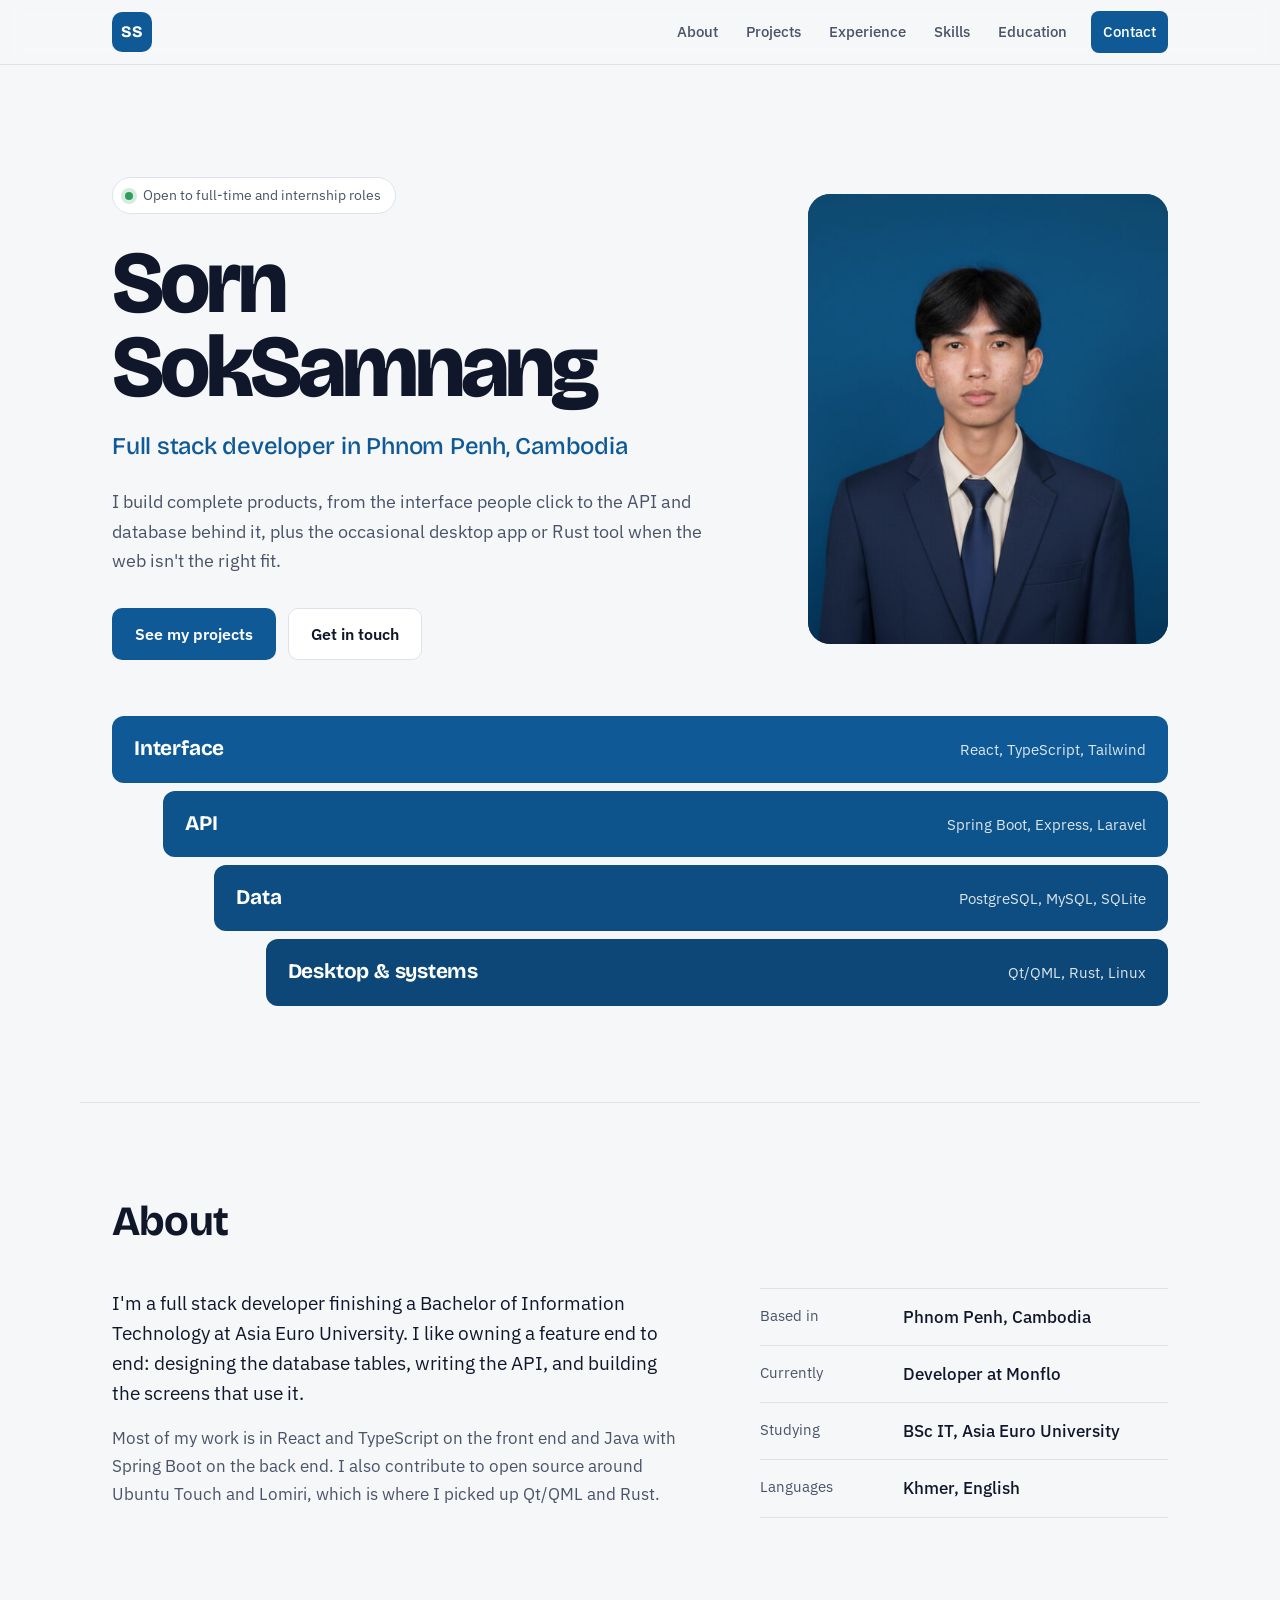
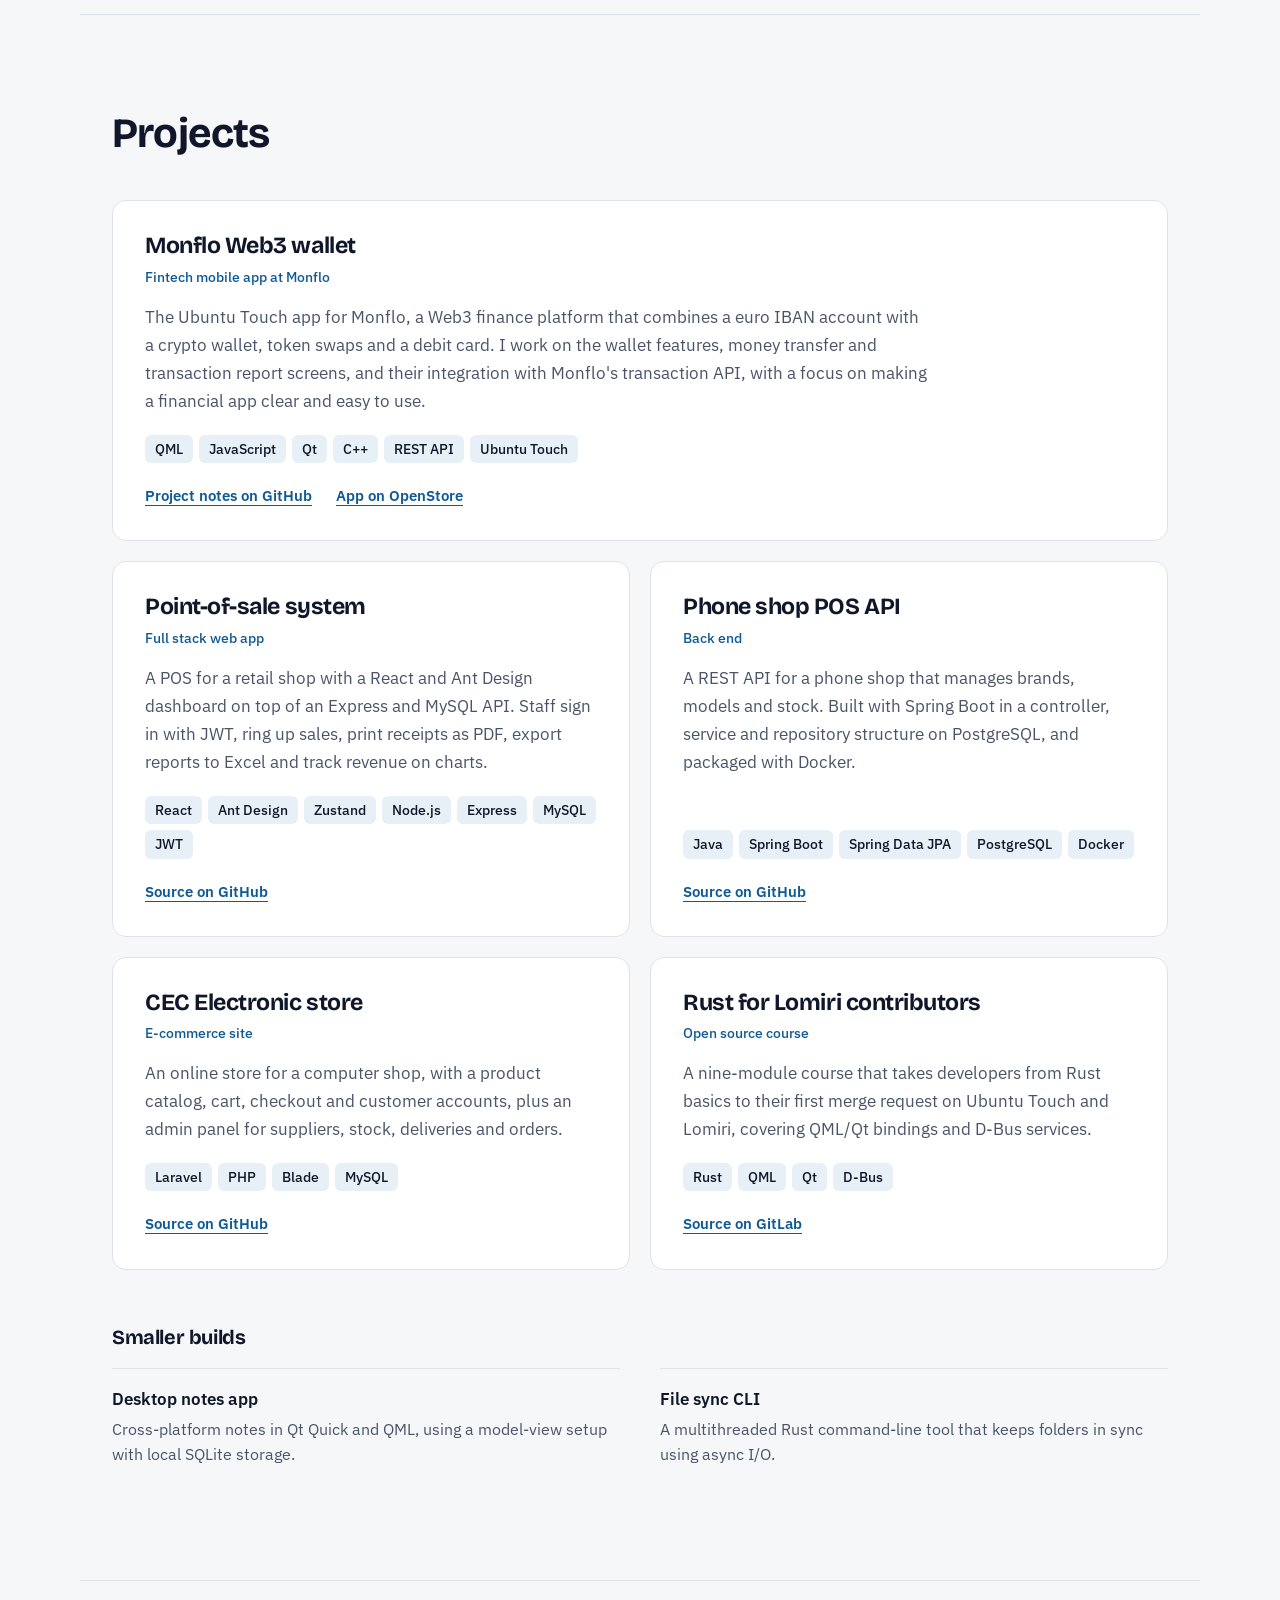
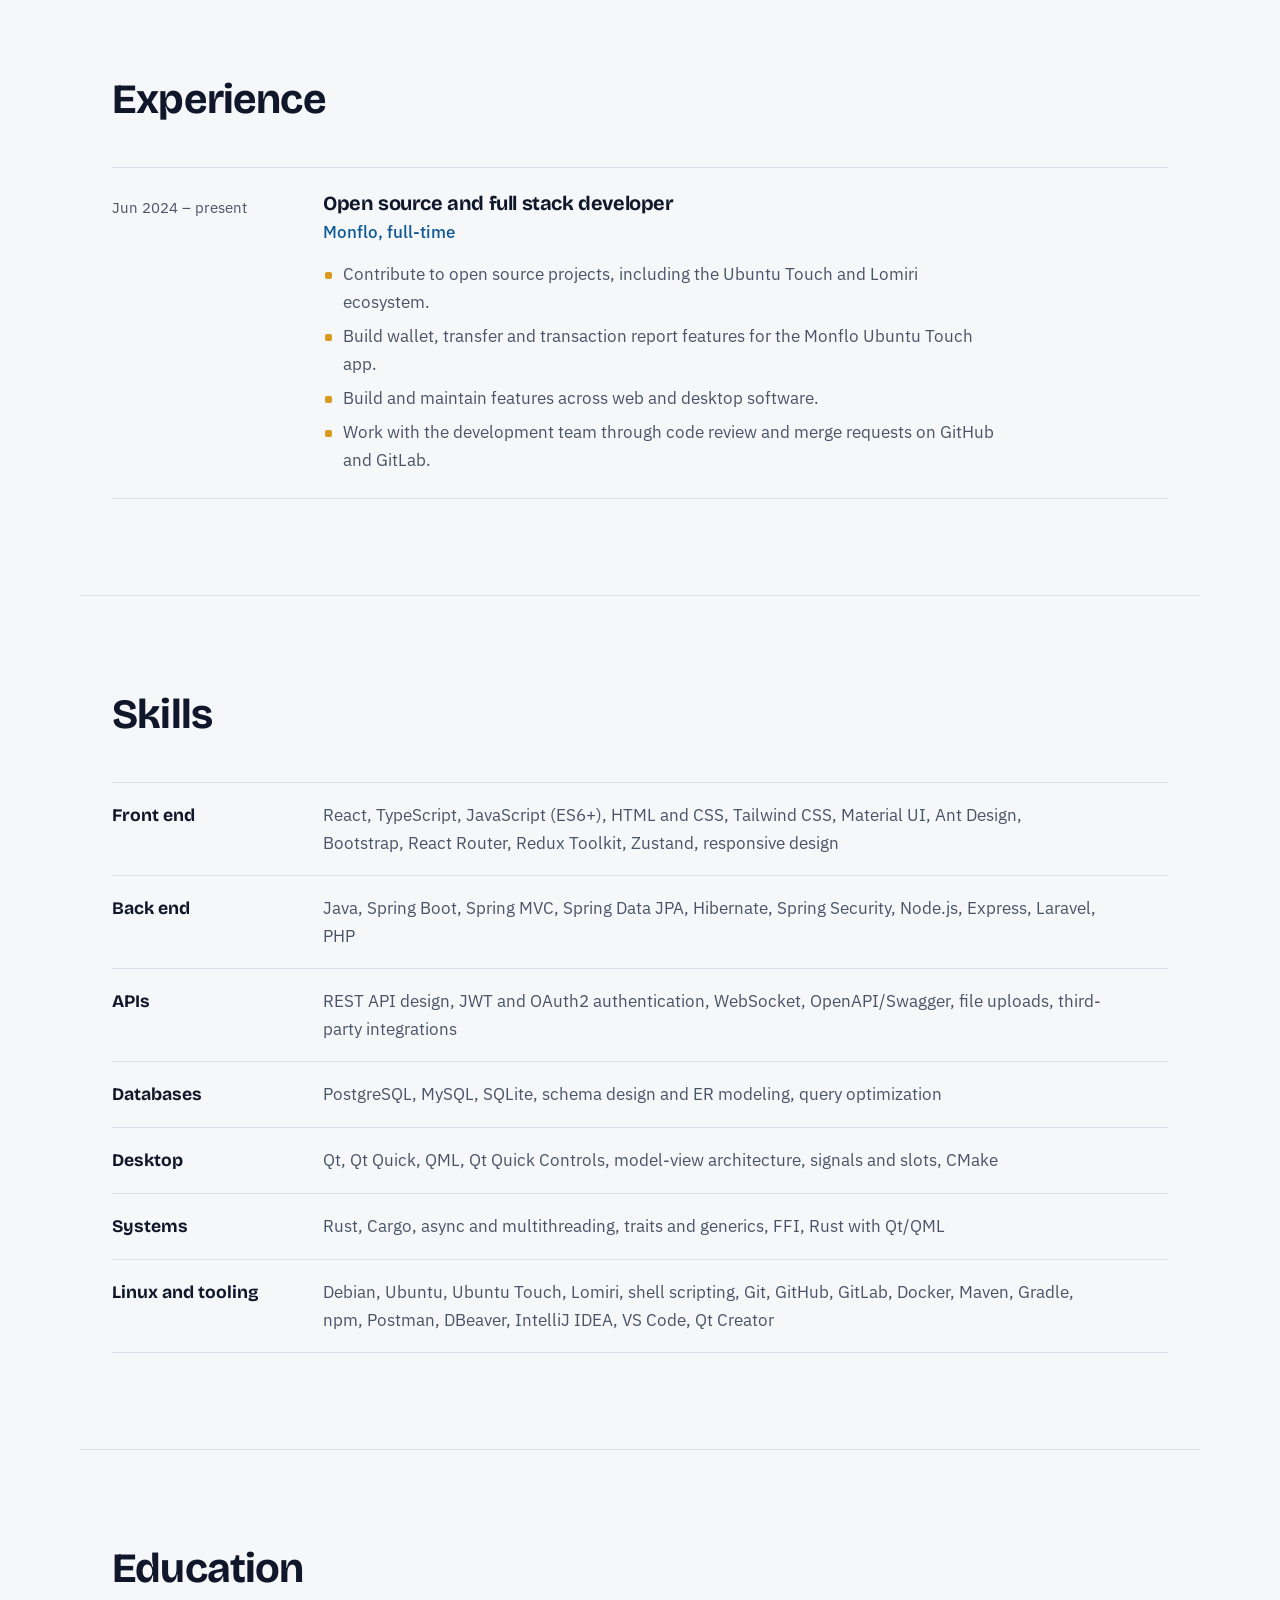
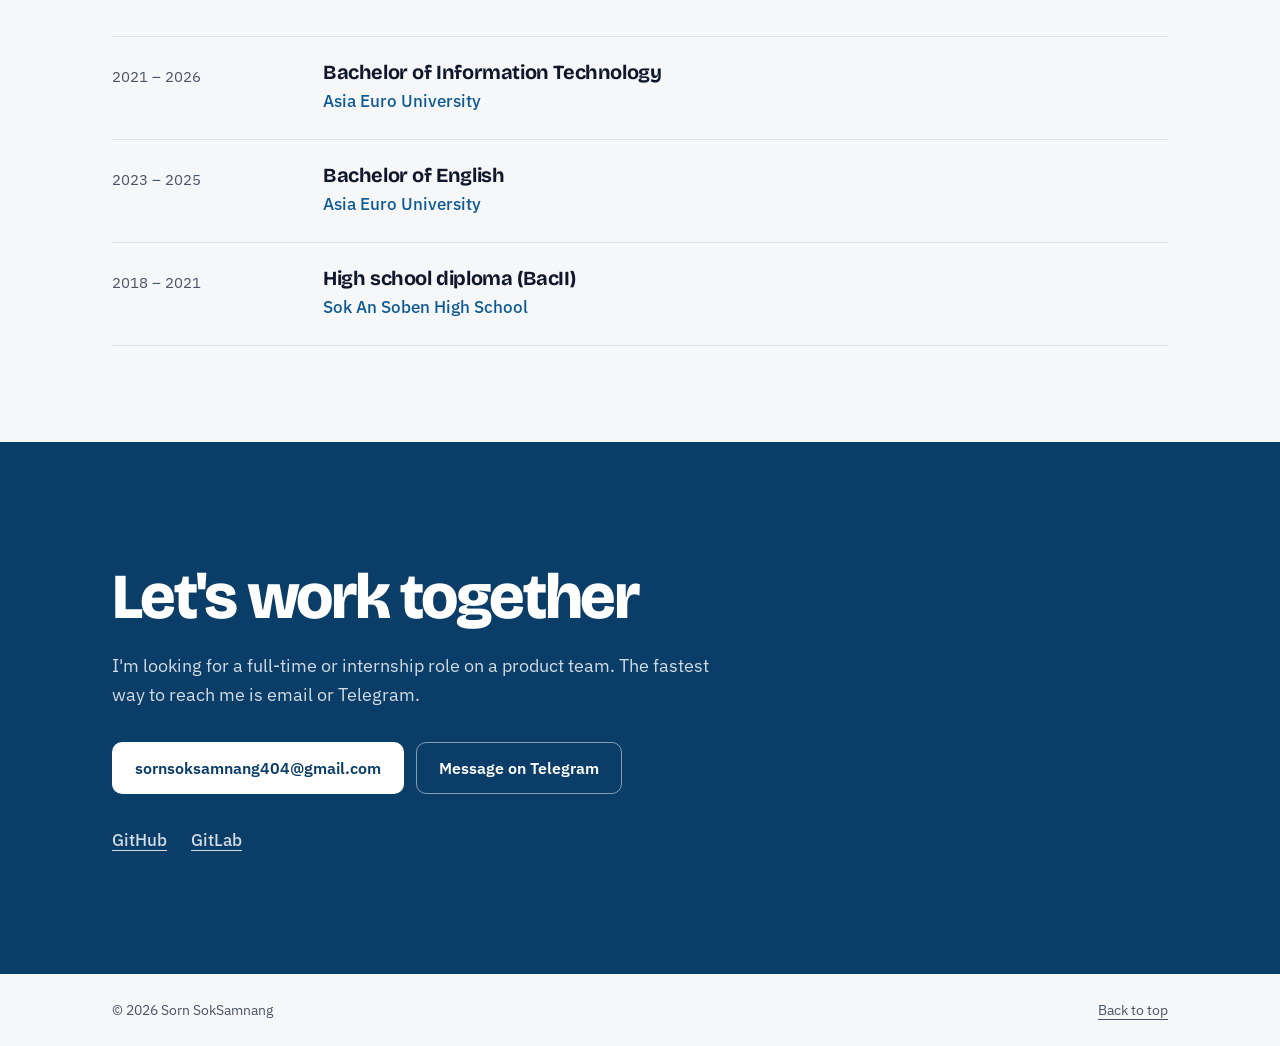
<file: index.html>
<!DOCTYPE html>
<html lang="en">
<head>
  <meta charset="UTF-8">
  <meta name="viewport" content="width=device-width, initial-scale=1.0">

  <title>Sorn SokSamnang, Full Stack Developer</title>
  <meta name="description" content="Sorn SokSamnang is a full stack developer in Phnom Penh building React front ends, Spring Boot and Laravel back ends, Qt/QML desktop apps and Rust tools.">
  <meta name="author" content="Sorn SokSamnang">
  <meta name="theme-color" content="#f6f7f9" media="(prefers-color-scheme: light)">
  <meta name="theme-color" content="#0f1d33" media="(prefers-color-scheme: dark)">
  <link rel="canonical" href="https://portfolio-three-orcin-95.vercel.app/">

  <meta property="og:type" content="website">
  <meta property="og:url" content="https://portfolio-three-orcin-95.vercel.app/">
  <meta property="og:title" content="Sorn SokSamnang, Full Stack Developer">
  <meta property="og:description" content="Full stack developer in Phnom Penh: React, Spring Boot, Laravel, Qt/QML and Rust.">
  <meta property="og:image" content="https://portfolio-three-orcin-95.vercel.app/image/profile.jpg">
  <meta name="twitter:card" content="summary">

  <link rel="icon" type="image/svg+xml" href="/image/favicon.svg">
  <link rel="preconnect" href="https://fonts.googleapis.com">
  <link rel="preconnect" href="https://fonts.gstatic.com" crossorigin>
  <link rel="stylesheet" href="https://fonts.googleapis.com/css2?family=Bricolage+Grotesque:opsz,wght@12..96,500;12..96,700;12..96,800&family=IBM+Plex+Sans:ital,wght@0,400;0,500;0,600;1,400&display=swap">
  <link rel="stylesheet" href="/css/style.css">
</head>
<body>

  <a class="skip-link" href="#main">Skip to main content</a>

  <header class="site-header">
    <div class="wrap header-inner">
      <a href="#top" class="logo" aria-label="Sorn SokSamnang, back to top">SS</a>

      <button class="nav-toggle" id="navToggle" aria-label="Open menu" aria-controls="navLinks" aria-expanded="false">
        <span></span><span></span>
      </button>

      <nav aria-label="Primary">
        <ul class="nav-links" id="navLinks">
          <li><a href="#about">About</a></li>
          <li><a href="#projects">Projects</a></li>
          <li><a href="#experience">Experience</a></li>
          <li><a href="#skills">Skills</a></li>
          <li><a href="#education">Education</a></li>
          <li><a href="#contact" class="nav-cta">Contact</a></li>
        </ul>
      </nav>
    </div>
  </header>

  <main id="main">

    <section class="hero wrap" id="top">
      <div class="hero-copy">
        <p class="hero-status"><span class="dot" aria-hidden="true"></span>Open to full-time and internship roles</p>
        <h1 class="hero-name">Sorn SokSamnang</h1>
        <p class="hero-role">Full stack developer in Phnom Penh, Cambodia</p>
        <p class="hero-lede">
          I build complete products, from the interface people click to the
          API and database behind it, plus the occasional desktop app or
          Rust tool when the web isn't the right fit.
        </p>
        <div class="hero-actions">
          <a href="#projects" class="btn btn-solid">See my projects</a>
          <a href="#contact" class="btn btn-ghost">Get in touch</a>
        </div>
      </div>

      <figure class="hero-photo">
        <img src="/image/profile.jpg" width="700" height="623" alt="Portrait of Sorn SokSamnang in a navy suit">
      </figure>

      <ol class="stack" aria-label="What I work on, from front end to systems">
        <li style="--i:0"><span class="stack-layer">Interface</span><span class="stack-tools">React, TypeScript, Tailwind</span></li>
        <li style="--i:1"><span class="stack-layer">API</span><span class="stack-tools">Spring Boot, Express, Laravel</span></li>
        <li style="--i:2"><span class="stack-layer">Data</span><span class="stack-tools">PostgreSQL, MySQL, SQLite</span></li>
        <li style="--i:3"><span class="stack-layer">Desktop &amp; systems</span><span class="stack-tools">Qt/QML, Rust, Linux</span></li>
      </ol>
    </section>

    <section class="section wrap" id="about" aria-labelledby="about-h">
      <h2 id="about-h">About</h2>
      <div class="about-grid">
        <div class="prose">
          <p>
            I'm a full stack developer finishing a Bachelor of Information
            Technology at Asia Euro University. I like owning a feature end to
            end: designing the database tables, writing the API, and building
            the screens that use it.
          </p>
          <p>
            Most of my work is in React and TypeScript on the front end and Java
            with Spring Boot on the back end. I also contribute to open source
            around Ubuntu Touch and Lomiri, which is where I picked up Qt/QML
            and Rust.
          </p>
        </div>
        <dl class="facts">
          <div><dt>Based in</dt><dd>Phnom Penh, Cambodia</dd></div>
          <div><dt>Currently</dt><dd>Developer at Monflo</dd></div>
          <div><dt>Studying</dt><dd>BSc IT, Asia Euro University</dd></div>
          <div><dt>Languages</dt><dd>Khmer, English</dd></div>
        </dl>
      </div>
    </section>

    <section class="section wrap" id="projects" aria-labelledby="projects-h">
      <h2 id="projects-h">Projects</h2>

      <ul class="projects">
        <li class="project project-featured">
          <div class="project-head">
            <h3><a href="https://github.com/sornsoksamnang/monflo-web3-wallet" target="_blank" rel="noopener noreferrer">Monflo Web3 wallet</a></h3>
            <p class="project-kind">Fintech mobile app at Monflo</p>
          </div>
          <p class="project-desc">
            The Ubuntu Touch app for Monflo, a Web3 finance platform that combines
            a euro IBAN account with a crypto wallet, token swaps and a debit card.
            I work on the wallet features, money transfer and transaction report
            screens, and their integration with Monflo's transaction API, with a
            focus on making a financial app clear and easy to use.
          </p>
          <ul class="tags"><li>QML</li><li>JavaScript</li><li>Qt</li><li>C++</li><li>REST API</li><li>Ubuntu Touch</li></ul>
          <div class="project-links">
            <a class="project-link" href="https://github.com/sornsoksamnang/monflo-web3-wallet" target="_blank" rel="noopener noreferrer">Project notes on GitHub</a>
            <a class="project-link" href="https://open-store.io/app/monflo.monflo/" target="_blank" rel="noopener noreferrer">App on OpenStore</a>
          </div>
        </li>

        <li class="project">
          <div class="project-head">
            <h3><a href="https://github.com/sornsoksamnang/pos_system" target="_blank" rel="noopener noreferrer">Point-of-sale system</a></h3>
            <p class="project-kind">Full stack web app</p>
          </div>
          <p class="project-desc">
            A POS for a retail shop with a React and Ant Design dashboard on top
            of an Express and MySQL API. Staff sign in with JWT, ring up sales,
            print receipts as PDF, export reports to Excel and track revenue on
            charts.
          </p>
          <ul class="tags"><li>React</li><li>Ant Design</li><li>Zustand</li><li>Node.js</li><li>Express</li><li>MySQL</li><li>JWT</li></ul>
          <a class="project-link" href="https://github.com/sornsoksamnang/pos_system" target="_blank" rel="noopener noreferrer">Source on GitHub</a>
        </li>

        <li class="project">
          <div class="project-head">
            <h3><a href="https://github.com/sornsoksamnang/spring_pos" target="_blank" rel="noopener noreferrer">Phone shop POS API</a></h3>
            <p class="project-kind">Back end</p>
          </div>
          <p class="project-desc">
            A REST API for a phone shop that manages brands, models and stock.
            Built with Spring Boot in a controller, service and repository
            structure on PostgreSQL, and packaged with Docker.
          </p>
          <ul class="tags"><li>Java</li><li>Spring Boot</li><li>Spring Data JPA</li><li>PostgreSQL</li><li>Docker</li></ul>
          <a class="project-link" href="https://github.com/sornsoksamnang/spring_pos" target="_blank" rel="noopener noreferrer">Source on GitHub</a>
        </li>

        <li class="project">
          <div class="project-head">
            <h3><a href="https://github.com/sornsoksamnang/ecommerce" target="_blank" rel="noopener noreferrer">CEC Electronic store</a></h3>
            <p class="project-kind">E-commerce site</p>
          </div>
          <p class="project-desc">
            An online store for a computer shop, with a product catalog, cart,
            checkout and customer accounts, plus an admin panel for suppliers,
            stock, deliveries and orders.
          </p>
          <ul class="tags"><li>Laravel</li><li>PHP</li><li>Blade</li><li>MySQL</li></ul>
          <a class="project-link" href="https://github.com/sornsoksamnang/ecommerce" target="_blank" rel="noopener noreferrer">Source on GitHub</a>
        </li>

        <li class="project">
          <div class="project-head">
            <h3><a href="https://gitlab.com/opensource2905228/rust-for-lomiri-contributors" target="_blank" rel="noopener noreferrer">Rust for Lomiri contributors</a></h3>
            <p class="project-kind">Open source course</p>
          </div>
          <p class="project-desc">
            A nine-module course that takes developers from Rust basics to their
            first merge request on Ubuntu Touch and Lomiri, covering QML/Qt
            bindings and D-Bus services.
          </p>
          <ul class="tags"><li>Rust</li><li>QML</li><li>Qt</li><li>D-Bus</li></ul>
          <a class="project-link" href="https://gitlab.com/opensource2905228/rust-for-lomiri-contributors" target="_blank" rel="noopener noreferrer">Source on GitLab</a>
        </li>
      </ul>

      <h3 class="subhead">Smaller builds</h3>
      <ul class="minor-projects">
        <li>
          <p class="minor-title">Desktop notes app</p>
          <p>Cross-platform notes in Qt Quick and QML, using a model-view setup with local SQLite storage.</p>
        </li>
        <li>
          <p class="minor-title">File sync CLI</p>
          <p>A multithreaded Rust command-line tool that keeps folders in sync using async I/O.</p>
        </li>
      </ul>
    </section>

    <section class="section wrap" id="experience" aria-labelledby="experience-h">
      <h2 id="experience-h">Experience</h2>
      <ol class="timeline">
        <li>
          <p class="when">Jun 2024 – present</p>
          <div>
            <h3>Open source and full stack developer</h3>
            <p class="where">Monflo, full-time</p>
            <ul class="bullets">
              <li>Contribute to open source projects, including the Ubuntu Touch and Lomiri ecosystem.</li>
              <li>Build wallet, transfer and transaction report features for the Monflo Ubuntu Touch app.</li>
              <li>Build and maintain features across web and desktop software.</li>
              <li>Work with the development team through code review and merge requests on GitHub and GitLab.</li>
            </ul>
          </div>
        </li>
      </ol>
    </section>

    <section class="section wrap" id="skills" aria-labelledby="skills-h">
      <h2 id="skills-h">Skills</h2>
      <dl class="skills">
        <div><dt>Front end</dt><dd>React, TypeScript, JavaScript (ES6+), HTML and CSS, Tailwind CSS, Material UI, Ant Design, Bootstrap, React Router, Redux Toolkit, Zustand, responsive design</dd></div>
        <div><dt>Back end</dt><dd>Java, Spring Boot, Spring MVC, Spring Data JPA, Hibernate, Spring Security, Node.js, Express, Laravel, PHP</dd></div>
        <div><dt>APIs</dt><dd>REST API design, JWT and OAuth2 authentication, WebSocket, OpenAPI/Swagger, file uploads, third-party integrations</dd></div>
        <div><dt>Databases</dt><dd>PostgreSQL, MySQL, SQLite, schema design and ER modeling, query optimization</dd></div>
        <div><dt>Desktop</dt><dd>Qt, Qt Quick, QML, Qt Quick Controls, model-view architecture, signals and slots, CMake</dd></div>
        <div><dt>Systems</dt><dd>Rust, Cargo, async and multithreading, traits and generics, FFI, Rust with Qt/QML</dd></div>
        <div><dt>Linux and tooling</dt><dd>Debian, Ubuntu, Ubuntu Touch, Lomiri, shell scripting, Git, GitHub, GitLab, Docker, Maven, Gradle, npm, Postman, DBeaver, IntelliJ IDEA, VS Code, Qt Creator</dd></div>
      </dl>
    </section>

    <section class="section wrap" id="education" aria-labelledby="education-h">
      <h2 id="education-h">Education</h2>
      <ol class="timeline">
        <li>
          <p class="when">2021 – 2026</p>
          <div><h3>Bachelor of Information Technology</h3><p class="where">Asia Euro University</p></div>
        </li>
        <li>
          <p class="when">2023 – 2025</p>
          <div><h3>Bachelor of English</h3><p class="where">Asia Euro University</p></div>
        </li>
        <li>
          <p class="when">2018 – 2021</p>
          <div><h3>High school diploma (BacII)</h3><p class="where">Sok An Soben High School</p></div>
        </li>
      </ol>
    </section>

    <section class="contact" id="contact" aria-labelledby="contact-h">
      <div class="wrap contact-inner">
        <h2 id="contact-h">Let's work together</h2>
        <p>
          I'm looking for a full-time or internship role on a product team.
          The fastest way to reach me is email or Telegram.
        </p>
        <div class="contact-actions">
          <a href="mailto:sornsoksamnang404@gmail.com" class="btn btn-light">sornsoksamnang404@gmail.com</a>
          <a href="https://t.me/emm_nang" target="_blank" rel="noopener noreferrer" class="btn btn-outline-light">Message on Telegram</a>
        </div>
        <ul class="contact-links">
          <li><a href="https://github.com/sornsoksamnang" target="_blank" rel="noopener noreferrer">GitHub</a></li>
          <li><a href="https://gitlab.com/opensource2905228" target="_blank" rel="noopener noreferrer">GitLab</a></li>
        </ul>
      </div>
    </section>

  </main>

  <footer class="site-footer">
    <div class="wrap">
      <p>© 2026 Sorn SokSamnang</p>
      <a href="#top">Back to top</a>
    </div>
  </footer>

  <script src="/js/nav.js"></script>
</body>
</html>
</file>
<file: css/style.css>
/* ---------- Tokens ---------- */
:root {
  --paper: #f6f7f9;
  --surface: #ffffff;
  --ink: #10172a;
  --ink-soft: #4a5468;
  --rule: #dde2ea;
  --blue: #0f5a96;          /* sampled from the studio backdrop in the portrait */
  --blue-deep: #0a3d68;
  --blue-wash: #e7eff7;
  --saffron: #d99a1e;
  --on-blue: #ffffff;

  --display: "Bricolage Grotesque", "Segoe UI", system-ui, sans-serif;
  --body: "IBM Plex Sans", "Segoe UI", system-ui, sans-serif;

  --wrap: 1120px;
  --gutter: clamp(16px, 4vw, 32px);
  --radius: 14px;
}

@media (prefers-color-scheme: dark) {
  :root:not([data-theme="light"]) {
    --paper: #0f1d33;
    --surface: #162844;
    --ink: #e8ecf3;
    --ink-soft: #a9b5ca;
    --rule: #263b5c;
    --blue: #7db3e6;
    --blue-deep: #0f5a96;
    --blue-wash: #1c3354;
    --on-blue: #0f1d33;
    --glow: radial-gradient(1100px 620px at 75% -8%, rgba(31, 110, 180, 0.38), transparent 70%);
  }
}

/* ---------- Base ---------- */
*, *::before, *::after { box-sizing: border-box; }
* { margin: 0; padding: 0; }

html {
  scroll-behavior: smooth;
  scroll-padding-top: 80px;
  -webkit-text-size-adjust: 100%;
}

body {
  background: var(--glow, none) no-repeat, var(--paper);
  color: var(--ink);
  font-family: var(--body);
  font-size: 1.0625rem;
  line-height: 1.65;
  -webkit-font-smoothing: antialiased;
}

img { display: block; max-width: 100%; height: auto; }
ul, ol { list-style: none; }
a { color: inherit; }

h1, h2, h3 {
  font-family: var(--display);
  line-height: 1.1;
  letter-spacing: -0.02em;
  text-wrap: balance;
}

.wrap {
  width: 100%;
  max-width: var(--wrap);
  margin-inline: auto;
  padding-inline: var(--gutter);
}

.skip-link {
  position: absolute;
  left: 16px;
  top: -60px;
  z-index: 200;
  padding: 10px 16px;
  background: var(--blue);
  color: var(--on-blue);
  border-radius: 8px;
  font-weight: 600;
  text-decoration: none;
}
.skip-link:focus { top: 12px; }

:focus-visible {
  outline: 2px solid var(--blue);
  outline-offset: 3px;
  border-radius: 4px;
}

/* ---------- Header ---------- */
.site-header {
  position: sticky;
  top: 0;
  z-index: 100;
  background: color-mix(in srgb, var(--paper) 88%, transparent);
  -webkit-backdrop-filter: blur(10px);
  backdrop-filter: blur(10px);
  border-bottom: 1px solid var(--rule);
}

.header-inner {
  display: flex;
  align-items: center;
  justify-content: space-between;
  height: 64px;
}

.logo {
  display: grid;
  place-items: center;
  width: 40px;
  height: 40px;
  border-radius: 10px;
  background: var(--blue);
  color: var(--on-blue);
  font-family: var(--display);
  font-weight: 800;
  font-size: 1rem;
  text-decoration: none;
  letter-spacing: -0.03em;
}

.nav-links {
  display: flex;
  align-items: center;
  gap: 4px;
}

.nav-links a {
  display: block;
  padding: 8px 12px;
  border-radius: 8px;
  font-size: 0.95rem;
  font-weight: 500;
  color: var(--ink-soft);
  text-decoration: none;
  transition: color 0.15s, background-color 0.15s;
}
.nav-links a:hover { color: var(--ink); background: var(--blue-wash); }

.nav-links .nav-cta {
  margin-left: 8px;
  color: var(--on-blue);
  background: var(--blue);
}
.nav-links .nav-cta:hover { color: var(--on-blue); background: var(--blue-deep); }

.nav-toggle {
  display: none;
  width: 44px;
  height: 44px;
  border: 0;
  background: none;
  cursor: pointer;
  position: relative;
}
.nav-toggle span {
  position: absolute;
  left: 11px;
  width: 22px;
  height: 2px;
  background: var(--ink);
  transition: transform 0.2s;
}
.nav-toggle span:first-child { top: 17px; }
.nav-toggle span:last-child { top: 25px; }
.nav-toggle[aria-expanded="true"] span:first-child { transform: translateY(4px) rotate(45deg); }
.nav-toggle[aria-expanded="true"] span:last-child { transform: translateY(-4px) rotate(-45deg); }

/* ---------- Buttons ---------- */
.btn {
  display: inline-flex;
  align-items: center;
  justify-content: center;
  min-height: 48px;
  padding: 12px 22px;
  border-radius: 10px;
  border: 1.5px solid transparent;
  font-weight: 600;
  font-size: 1rem;
  text-decoration: none;
  transition: background-color 0.15s, color 0.15s, border-color 0.15s;
}

.btn-solid { background: var(--blue); color: var(--on-blue); }
.btn-solid:hover { background: var(--blue-deep); }

.btn-ghost { border-color: var(--rule); color: var(--ink); background: var(--surface); }
.btn-ghost:hover { border-color: var(--blue); color: var(--blue); }

/* ---------- Hero ---------- */
.hero {
  display: grid;
  grid-template-columns: minmax(0, 1.25fr) minmax(0, 0.75fr);
  grid-template-areas:
    "copy  photo"
    "stack stack";
  column-gap: clamp(32px, 6vw, 80px);
  row-gap: 56px;
  align-items: center;
  padding-top: clamp(48px, 9vw, 112px);
  padding-bottom: clamp(56px, 8vw, 96px);
}

.hero-copy { grid-area: copy; }

.hero-status {
  display: inline-flex;
  align-items: center;
  gap: 10px;
  padding: 6px 14px 6px 12px;
  margin-bottom: 28px;
  border: 1px solid var(--rule);
  border-radius: 999px;
  background: var(--surface);
  font-size: 0.875rem;
  color: var(--ink-soft);
}
.hero-status .dot {
  width: 8px;
  height: 8px;
  border-radius: 50%;
  background: #2f9e5b;
  box-shadow: 0 0 0 4px color-mix(in srgb, #2f9e5b 20%, transparent);
}

.hero-name {
  font-size: clamp(2.75rem, 8vw, 5.5rem);
  font-weight: 800;
  letter-spacing: -0.045em;
  line-height: 0.95;
}

.hero-role {
  margin-top: 18px;
  font-family: var(--display);
  font-weight: 500;
  font-size: clamp(1.2rem, 2.4vw, 1.5rem);
  color: var(--blue);
  letter-spacing: -0.01em;
}

.hero-lede {
  max-width: 34em;
  margin-top: 20px;
  color: var(--ink-soft);
  font-size: 1.125rem;
}

.hero-actions {
  display: flex;
  flex-wrap: wrap;
  gap: 12px;
  margin-top: 32px;
}

.hero-photo {
  grid-area: photo;
  justify-self: end;
  width: 100%;
  max-width: 360px;
  aspect-ratio: 4 / 5;
  border-radius: 22px;
  overflow: hidden;
  background: var(--blue-deep);
}
.hero-photo img {
  width: 100%;
  height: 100%;
  object-fit: cover;
  object-position: 50% 30%;
  transform: scale(1.03);
}

/* The stack: four layers, each sitting a step further in, like the layers of an app */
.stack {
  grid-area: stack;
  display: grid;
  gap: 8px;
  counter-reset: none;
}

.stack li {
  display: flex;
  align-items: baseline;
  justify-content: space-between;
  gap: 16px;
  margin-left: calc(var(--i) * clamp(0px, 4vw, 56px));
  padding: 16px 22px;
  border-radius: 12px;
  background: color-mix(in srgb, var(--blue) calc(100% - var(--i) * 22%), var(--blue-deep));
  color: #fff;
}

.stack-layer {
  font-family: var(--display);
  font-weight: 700;
  font-size: clamp(1.05rem, 2vw, 1.3rem);
  letter-spacing: -0.01em;
}

.stack-tools {
  font-size: 0.95rem;
  opacity: 0.85;
  text-align: right;
}

@media (prefers-color-scheme: dark) {
  :root:not([data-theme="light"]) .stack li {
    background: color-mix(in srgb, #1f5c96 calc(100% - var(--i) * 22%), #183c66);
  }
}

/* ---------- Sections ---------- */
.section {
  padding-block: clamp(56px, 8vw, 96px);
  border-top: 1px solid var(--rule);
}

.section > h2 {
  font-size: clamp(1.9rem, 4vw, 2.6rem);
  font-weight: 700;
  margin-bottom: clamp(28px, 4vw, 44px);
}

.subhead {
  font-size: 1.25rem;
  font-weight: 700;
  margin: 56px 0 20px;
}

/* ---------- About ---------- */
.about-grid {
  display: grid;
  grid-template-columns: minmax(0, 1.4fr) minmax(0, 1fr);
  gap: clamp(32px, 6vw, 80px);
  align-items: start;
}

.prose p { max-width: 36em; color: var(--ink-soft); }
.prose p + p { margin-top: 1em; }
.prose p:first-child { color: var(--ink); font-size: 1.2rem; line-height: 1.55; }

.facts {
  display: grid;
  border-top: 1px solid var(--rule);
}
.facts div {
  display: grid;
  grid-template-columns: 7.5em 1fr;
  gap: 16px;
  padding: 14px 0;
  border-bottom: 1px solid var(--rule);
}
.facts dt { color: var(--ink-soft); font-size: 0.95rem; }
.facts dd { font-weight: 500; }

/* ---------- Projects ---------- */
.projects {
  display: grid;
  grid-template-columns: repeat(2, minmax(0, 1fr));
  gap: 20px;
}

.project {
  position: relative;
  display: flex;
  flex-direction: column;
  padding: clamp(22px, 3vw, 32px);
  background: var(--surface);
  border: 1px solid var(--rule);
  border-radius: var(--radius);
  transition: border-color 0.15s;
}
.project:hover { border-color: var(--blue); }

.project-featured { grid-column: 1 / -1; }
.project-featured .project-desc { max-width: 46em; }

.project-links {
  display: flex;
  flex-wrap: wrap;
  gap: 8px 24px;
  margin-top: 20px;
}
.project-links .project-link { margin-top: 0; }

.project-head h3 { font-size: 1.45rem; font-weight: 700; }
.project-head h3 a { text-decoration: none; }
/* whole card is clickable, but only one link is announced */
.project-head h3 a::after { content: ""; position: absolute; inset: 0; border-radius: var(--radius); }
.project-head h3 a:focus-visible { outline: none; }
.project:has(h3 a:focus-visible) { outline: 2px solid var(--blue); outline-offset: 3px; }

.project-kind {
  margin-top: 6px;
  font-size: 0.9rem;
  color: var(--blue);
  font-weight: 500;
}

.project-desc {
  margin-top: 14px;
  color: var(--ink-soft);
  flex-grow: 1;
}

.tags {
  display: flex;
  flex-wrap: wrap;
  gap: 6px;
  margin-top: 20px;
}
.tags li {
  padding: 3px 10px;
  border-radius: 6px;
  background: var(--blue-wash);
  color: var(--ink);
  font-size: 0.85rem;
  font-weight: 500;
}

.project-link {
  align-self: flex-start;
  margin-top: 20px;
  font-size: 0.95rem;
  font-weight: 600;
  color: var(--blue);
  text-underline-offset: 4px;
  position: relative;
  z-index: 1;
}

.minor-projects {
  display: grid;
  grid-template-columns: repeat(2, minmax(0, 1fr));
  gap: 0 40px;
}
.minor-projects li {
  padding: 16px 0;
  border-top: 1px solid var(--rule);
}
.minor-title { font-weight: 600; }
.minor-projects p:not(.minor-title) { color: var(--ink-soft); font-size: 0.975rem; margin-top: 4px; }

/* ---------- Timeline (experience + education) ---------- */
.timeline { border-top: 1px solid var(--rule); }
.timeline > li {
  display: grid;
  grid-template-columns: 11em minmax(0, 1fr);
  gap: 24px;
  padding: 24px 0;
  border-bottom: 1px solid var(--rule);
}
.when {
  color: var(--ink-soft);
  font-size: 0.95rem;
  font-variant-numeric: tabular-nums;
  padding-top: 3px;
}
.timeline h3 { font-size: 1.25rem; font-weight: 700; }
.where { color: var(--blue); font-weight: 500; margin-top: 4px; }

.bullets { margin-top: 14px; max-width: 40em; }
.bullets li {
  position: relative;
  padding-left: 20px;
  color: var(--ink-soft);
}
.bullets li + li { margin-top: 6px; }
.bullets li::before {
  content: "";
  position: absolute;
  left: 2px;
  top: 0.7em;
  width: 7px;
  height: 7px;
  border-radius: 2px;
  background: var(--saffron);
}

/* ---------- Skills ---------- */
.skills { border-top: 1px solid var(--rule); }
.skills div {
  display: grid;
  grid-template-columns: 11em minmax(0, 1fr);
  gap: 24px;
  padding: 18px 0;
  border-bottom: 1px solid var(--rule);
}
.skills dt { font-family: var(--display); font-weight: 700; font-size: 1.1rem; }
.skills dd { color: var(--ink-soft); max-width: 46em; }

/* ---------- Contact ---------- */
.contact {
  background: var(--blue-deep);
  color: #fff;
  padding-block: clamp(64px, 10vw, 120px);
}
@media (prefers-color-scheme: dark) {
  :root:not([data-theme="light"]) .contact { background: #123a63; }
}

.contact h2 {
  font-size: clamp(2.2rem, 6vw, 4rem);
  font-weight: 800;
  letter-spacing: -0.04em;
}
.contact-inner > p {
  max-width: 34em;
  margin-top: 18px;
  font-size: 1.125rem;
  color: rgba(255, 255, 255, 0.82);
}

.contact-actions {
  display: flex;
  flex-wrap: wrap;
  gap: 12px;
  margin-top: 32px;
}
.btn-light { background: #fff; color: var(--blue-deep); }
.btn-light:hover { background: #e7eff7; }
.btn-outline-light { border-color: rgba(255, 255, 255, 0.5); color: #fff; }
.btn-outline-light:hover { border-color: #fff; background: rgba(255, 255, 255, 0.08); }

.contact-links {
  display: flex;
  gap: 24px;
  margin-top: 32px;
}
.contact-links a {
  color: rgba(255, 255, 255, 0.82);
  font-weight: 500;
  text-underline-offset: 4px;
}
.contact-links a:hover { color: #fff; }
.contact :focus-visible { outline-color: #fff; }

/* ---------- Footer ---------- */
.site-footer { padding-block: 24px; font-size: 0.9rem; color: var(--ink-soft); }
.site-footer .wrap { display: flex; justify-content: space-between; gap: 16px; }
.site-footer a { text-underline-offset: 4px; }

/* ---------- Page-load sequence (the one bit of motion) ---------- */
@media (prefers-reduced-motion: no-preference) {
  .hero-copy > *, .hero-photo { animation: rise 0.6s cubic-bezier(.2, .7, .2, 1) both; }
  .hero-copy > :nth-child(2) { animation-delay: 0.05s; }
  .hero-copy > :nth-child(3) { animation-delay: 0.1s; }
  .hero-copy > :nth-child(4) { animation-delay: 0.15s; }
  .hero-copy > :nth-child(5) { animation-delay: 0.2s; }
  .hero-photo { animation-delay: 0.1s; }
  .stack li { animation: slide 0.55s cubic-bezier(.2, .7, .2, 1) both; animation-delay: calc(0.35s + var(--i) * 0.08s); }
}
@keyframes rise { from { opacity: 0; transform: translateY(14px); } }
@keyframes slide { from { opacity: 0; transform: translateX(-24px); } }

@media (prefers-reduced-motion: reduce) {
  html { scroll-behavior: auto; }
}

/* ---------- Responsive ---------- */
@media (max-width: 860px) {
  .nav-toggle { display: block; }

  .nav-links {
    position: absolute;
    top: 64px;
    left: 0;
    right: 0;
    flex-direction: column;
    align-items: stretch;
    gap: 2px;
    padding: 12px var(--gutter) 20px;
    background: var(--paper);
    border-bottom: 1px solid var(--rule);
    display: none;
  }
  .nav-links.open { display: flex; }
  .nav-links a { padding: 12px; font-size: 1.05rem; }
  .nav-links .nav-cta { margin: 8px 0 0; text-align: center; }

  .hero {
    grid-template-columns: 1fr;
    grid-template-areas: "photo" "copy" "stack";
    row-gap: 36px;
  }
  .hero-photo { justify-self: start; max-width: 200px; aspect-ratio: 1; border-radius: 18px; }

  .about-grid, .projects, .minor-projects { grid-template-columns: 1fr; }
}

@media (max-width: 600px) {
  .stack li { flex-direction: column; gap: 2px; margin-left: calc(var(--i) * 12px); }
  .stack-tools { text-align: left; }

  .timeline > li, .skills div { grid-template-columns: 1fr; gap: 6px; }
  .facts div { grid-template-columns: 6.5em 1fr; }

  .hero-actions .btn, .contact-actions .btn { flex: 1 1 100%; }
  .contact-actions .btn-light { word-break: break-all; }
}
</file>
